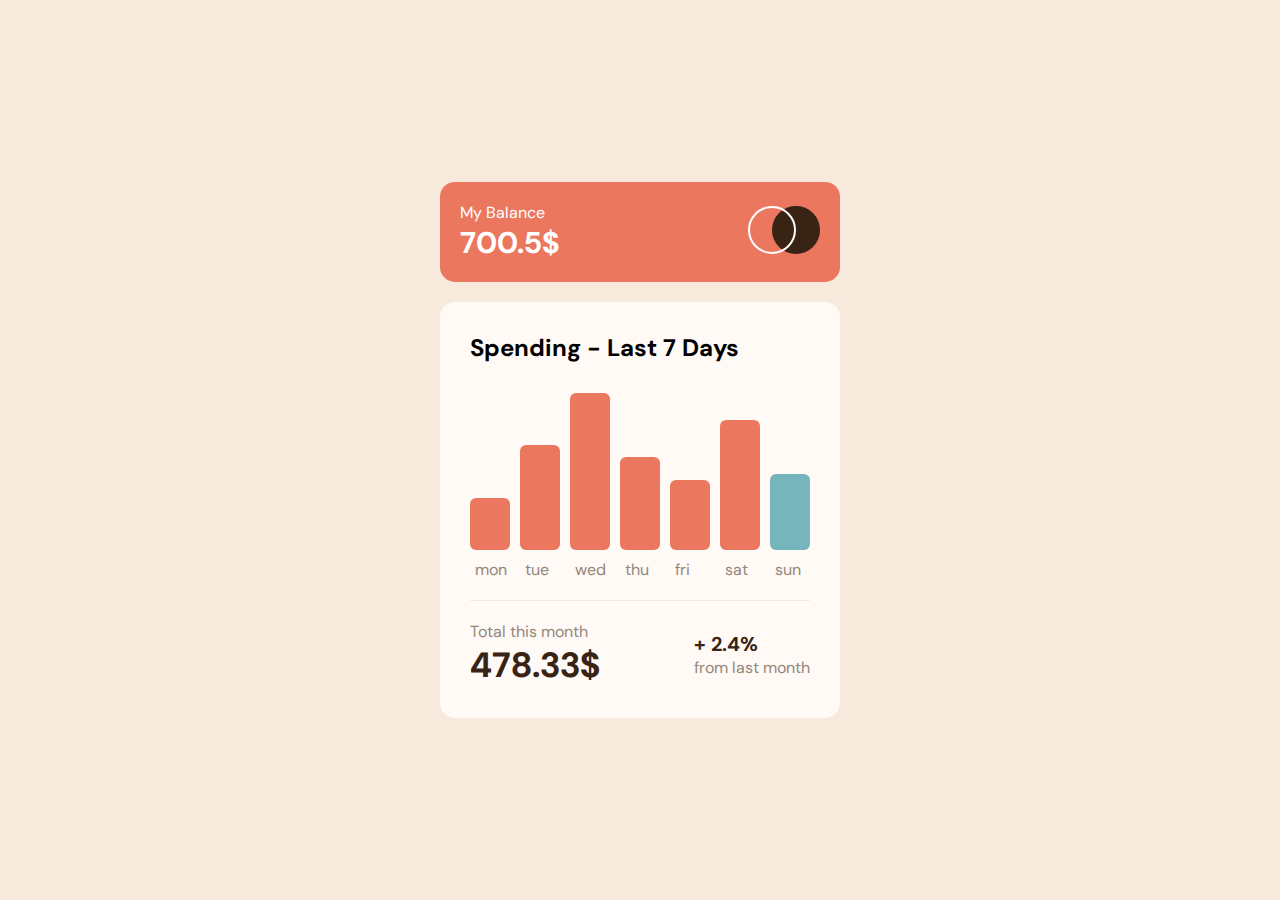
<file: index.html>
<!DOCTYPE html>
<html lang="en">

<head>
    <meta charset="UTF-8">
    <meta name="viewport" content="width=device-width, initial-scale=1.0">

    <link rel="stylesheet" href="./design/css/main.css">

    <!-- Google Fonts -->
    <link rel="preconnect" href="https://fonts.googleapis.com">
    <link rel="preconnect" href="https://fonts.gstatic.com" crossorigin>
    <link href="https://fonts.googleapis.com/css2?family=DM+Sans:wght@400;700&display=swap" rel="stylesheet">

    <link rel="icon" type="image/png" sizes="32x32" href="./images/favicon-32x32.png">

    <title>Expenses Chart</title>
</head>

<body>
    <div class="container">
        <div class="content">
            <header>
                <div class="balance">
                    <p>My Balance</p>
                    <p class="header-big">700.5$</p>
                </div>
                <div class="logo">
                    <svg width="72" height="48" viewBox="0 0 72 48" xmlns="http://www.w3.org/2000/svg">
                        <g fill="none" fill-rule="evenodd">
                            <circle fill="#382314" cx="48" cy="24" r="24" />
                            <circle stroke="#FFF" stroke-width="2" cx="24" cy="24" r="23" />
                        </g>
                    </svg>
                </div>
            </header>
            <main>
                <h2>Spending - Last 7 Days</h2>
                <div class="charts">
                    <div id="chart" style="height: 100px;" class="mon" data-data=""> <span></span>
                        <p>mon</p>
                    </div>
                    <div id="chart" style="height: 100px;" class="tue" data-data=""> <span></span>
                        <p>tue</p>
                    </div>
                    <div id="chart" style="height: 100px;" class="wed" data-data=""> <span></span>
                        <p>wed</p>
                    </div>
                    <div id="chart" style="height: 100px;" class="thu" data-data=""> <span></span>
                        <p>thu</p>
                    </div>
                    <div id="chart" style="height: 100px;" class="fri" data-data=""> <span></span>
                        <p>fri</p>
                    </div>
                    <div id="chart" style="height: 100px;" class="sat" data-data=""> <span></span>
                        <p>sat</p>
                    </div>
                    <div id="chart" style="height: 100px;" class="sun" data-data=""> <span></span>
                        <p>sun</p>
                    </div>
                </div>
                <div class="stats">
                    <div class="total">
                        <p>Total this month</p>
                        <p class="big">478.33$</p>
                    </div>
                    <div class="last-month">
                        <p class="big">+ 2.4%</p>
                        <p>from last month</p>
                    </div>
                </div>
            </main>
        </div>
    </div>
    <script src="./design/js/index.js"></script>
</body>

</html>
</file>
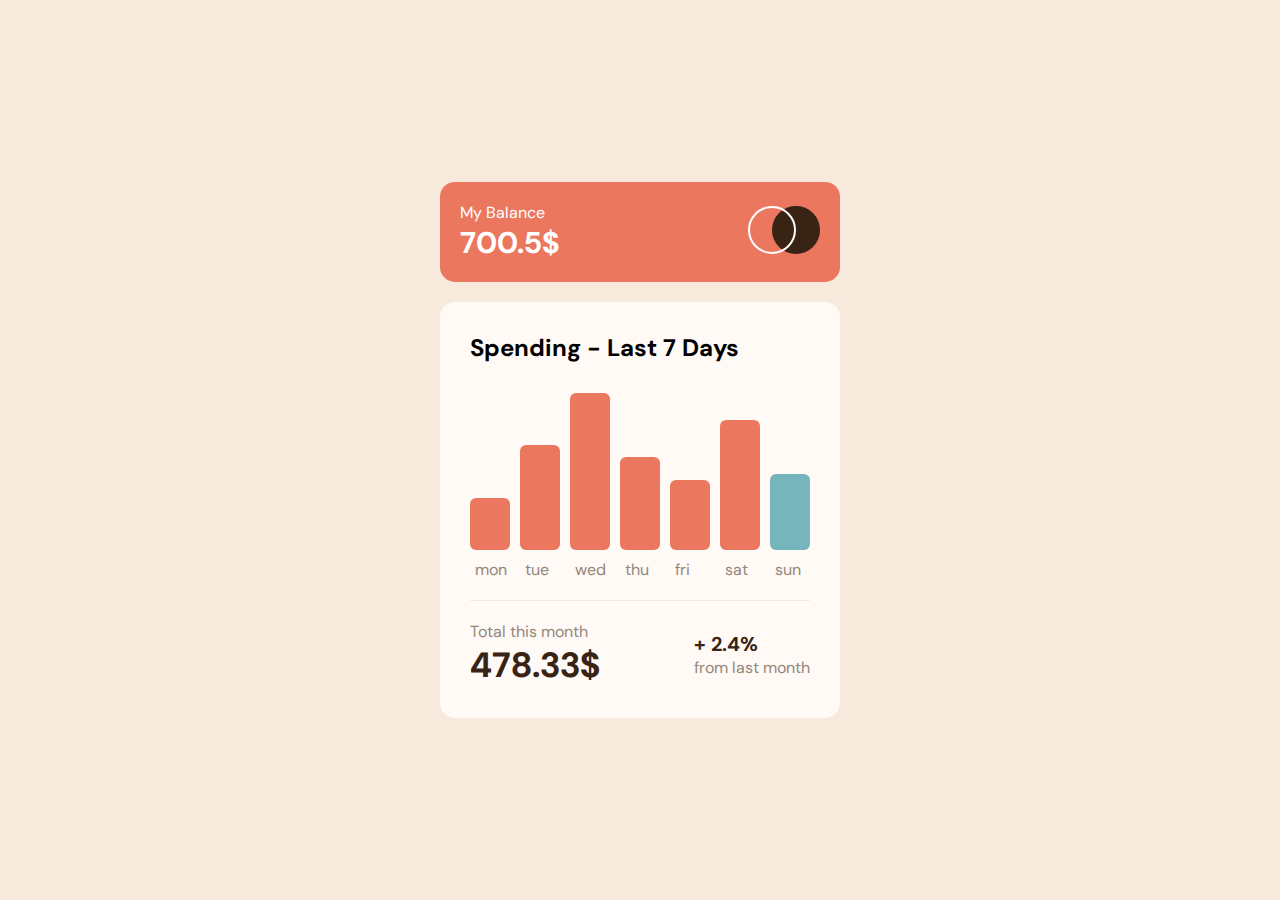
<file: design/index.html>
<!DOCTYPE html>
<html lang="en">

<head>
    <meta charset="UTF-8">
    <meta name="viewport" content="width=device-width, initial-scale=1.0">

    <link rel="stylesheet" href="./css/main.css">

    <!-- Google Fonts -->
    <link rel="preconnect" href="https://fonts.googleapis.com">
    <link rel="preconnect" href="https://fonts.gstatic.com" crossorigin>
    <link href="https://fonts.googleapis.com/css2?family=DM+Sans:wght@400;700&display=swap" rel="stylesheet">

    <title>Document</title>
</head>

<body>
    <div class="container">
        <div class="content">
            <header>
                <div class="balance">
                    <p>My Balance</p>
                    <p class="header-big">700.5$</p>
                </div>
                <div class="logo">
                    <svg width="72" height="48" viewBox="0 0 72 48" xmlns="http://www.w3.org/2000/svg">
                        <g fill="none" fill-rule="evenodd">
                            <circle fill="#382314" cx="48" cy="24" r="24" />
                            <circle stroke="#FFF" stroke-width="2" cx="24" cy="24" r="23" />
                        </g>
                    </svg>
                </div>
            </header>
            <main>
                <h2>Spending - Last 7 Days</h2>
                <div class="charts">
                    <div id="chart" style="height: 100px;" class="mon" data-data=""> <span></span>
                        <p>mon</p>
                    </div>
                    <div id="chart" style="height: 100px;" class="tue" data-data=""> <span></span>
                        <p>tue</p>
                    </div>
                    <div id="chart" style="height: 100px;" class="wed" data-data=""> <span></span>
                        <p>wed</p>
                    </div>
                    <div id="chart" style="height: 100px;" class="thu" data-data=""> <span></span>
                        <p>thu</p>
                    </div>
                    <div id="chart" style="height: 100px;" class="fri" data-data=""> <span></span>
                        <p>fri</p>
                    </div>
                    <div id="chart" style="height: 100px;" class="sat" data-data=""> <span></span>
                        <p>sat</p>
                    </div>
                    <div id="chart" style="height: 100px;" class="sun" data-data=""> <span></span>
                        <p>sun</p>
                    </div>
                </div>
                <div class="stats">
                    <div class="total">
                        <p>Total this month</p>
                        <p class="big">478.33$</p>
                    </div>
                    <div class="last-month">
                        <p class="big">+ 2.4%</p>
                        <p>from last month</p>
                    </div>
                </div>
            </main>
        </div>
    </div>
    <script src="./js/index.js"></script>
</body>

</html>
</file>
<file: design/css/main.css>
:root {
    --soft-red: hsl(10, 79%, 65%);
    --cyan: hsl(186, 34%, 60%);
    --dark-brown: hsl(25, 47%, 15%);
    --medium-brown: hsl(28, 10%, 53%);
    --cream: hsl(27, 66%, 92%);
    --very-pale-orange: hsl(33, 100%, 98%);
}

* {
    box-sizing: border-box;
}

body {
    margin: 0;
    font-family: 'DM Sans', sans-serif;
}

ul {
    list-style: none;
}

a {
    text-decoration: none;
}

p {
    margin: 0;
}

@media (max-width: 480px) {
    p {
        font-size: 13px;
    }
}

.big {
    color: var(--dark-brown);
}

.container {
    background-color: var(--cream);
    height: 100vh;
}

@media (max-width: 480px) {
    .container {
        padding: 15px;
    }
}

.content {
    padding: 20px;
    border-radius: 25px;
    width: 440px;
    position: relative;
    top: 50%;
    left: 50%;
    transform: translate(-50%, -50%);
}

@media (max-width: 480px) {
    .content {
        width: 100%;
        padding: 0;
    }
}

header, main {
    width: 400px;
    border-radius: 15px;
}

@media (max-width: 480px) {
    header, main {
        width: 100%;
    }
}

header {
    padding: 20px;
    display: flex;
    justify-content: space-between;
    align-items: center;
    margin-bottom: 20px;
    background-color: var(--soft-red);
    color: white;
}

header .balance p:first-child {
    margin-top: 0;
}

header .header-big {
    font-size: 30px;
    font-weight: bold;
    margin: 0;
}

@media (max-width: 480px) {
    header .header-big {
        font-size: 25px;
    }
}

main {
    background-color: var(--very-pale-orange);
    padding: 30px;
}

main > h2 {
    margin: 0;
}

main .charts {
    display: flex;
    justify-content: space-between;
    padding-top: 30px;
    padding-bottom: 50px;
    align-items: flex-end;
    border-bottom: 1.5px solid var(--cream);
}

main #chart {
    width: 40px;
    background-color: var(--soft-red);
    border-radius: 6px;
    position: relative;
    cursor: pointer;
}

main .current {
    background-color: var(--cyan) !important;
}

main #chart span {
    position: absolute;
    text-align: center;
    width: 50px;
    top: -35px;
    left: -5px;
    background: var(--dark-brown);
    color: white;
    padding: 5px;
    border-radius: 6px;
    opacity: 0;
    transition: .3s;
}

@media (max-width: 480px) {
    main #chart {
        width: 35px;
        border-radius: 2px;
    }

    main #chart span {
        width: 45px;
        font-size: 13px;
    }
}

@media (max-width: 360px) {
    main #chart {
        width: 30px;
    }

    main #chart span {
        width: 40px;
        font-size: 11px;
        /* padding: 0; */
    }
}

main #chart:hover {
    filter: brightness(130%);
}

main #chart:hover span {
    opacity: 1;
}

main #chart:hover p {
    filter: brightness(100%);
}

main #chart p {
    position: absolute;
    bottom: -30px;
    left: 5px;
}

main .stats {
    display: flex;
    align-items: center;
    justify-content: space-between;
    padding-top: 20px;
}

main p {
    color: var(--medium-brown);
}

.stats .total .big {    
    font-size: 35px;
    margin: 0;
    font-weight: bold;
}

.stats .last-month .big {
    font-size: 20px;
    font-weight: bold;
}
</file>
